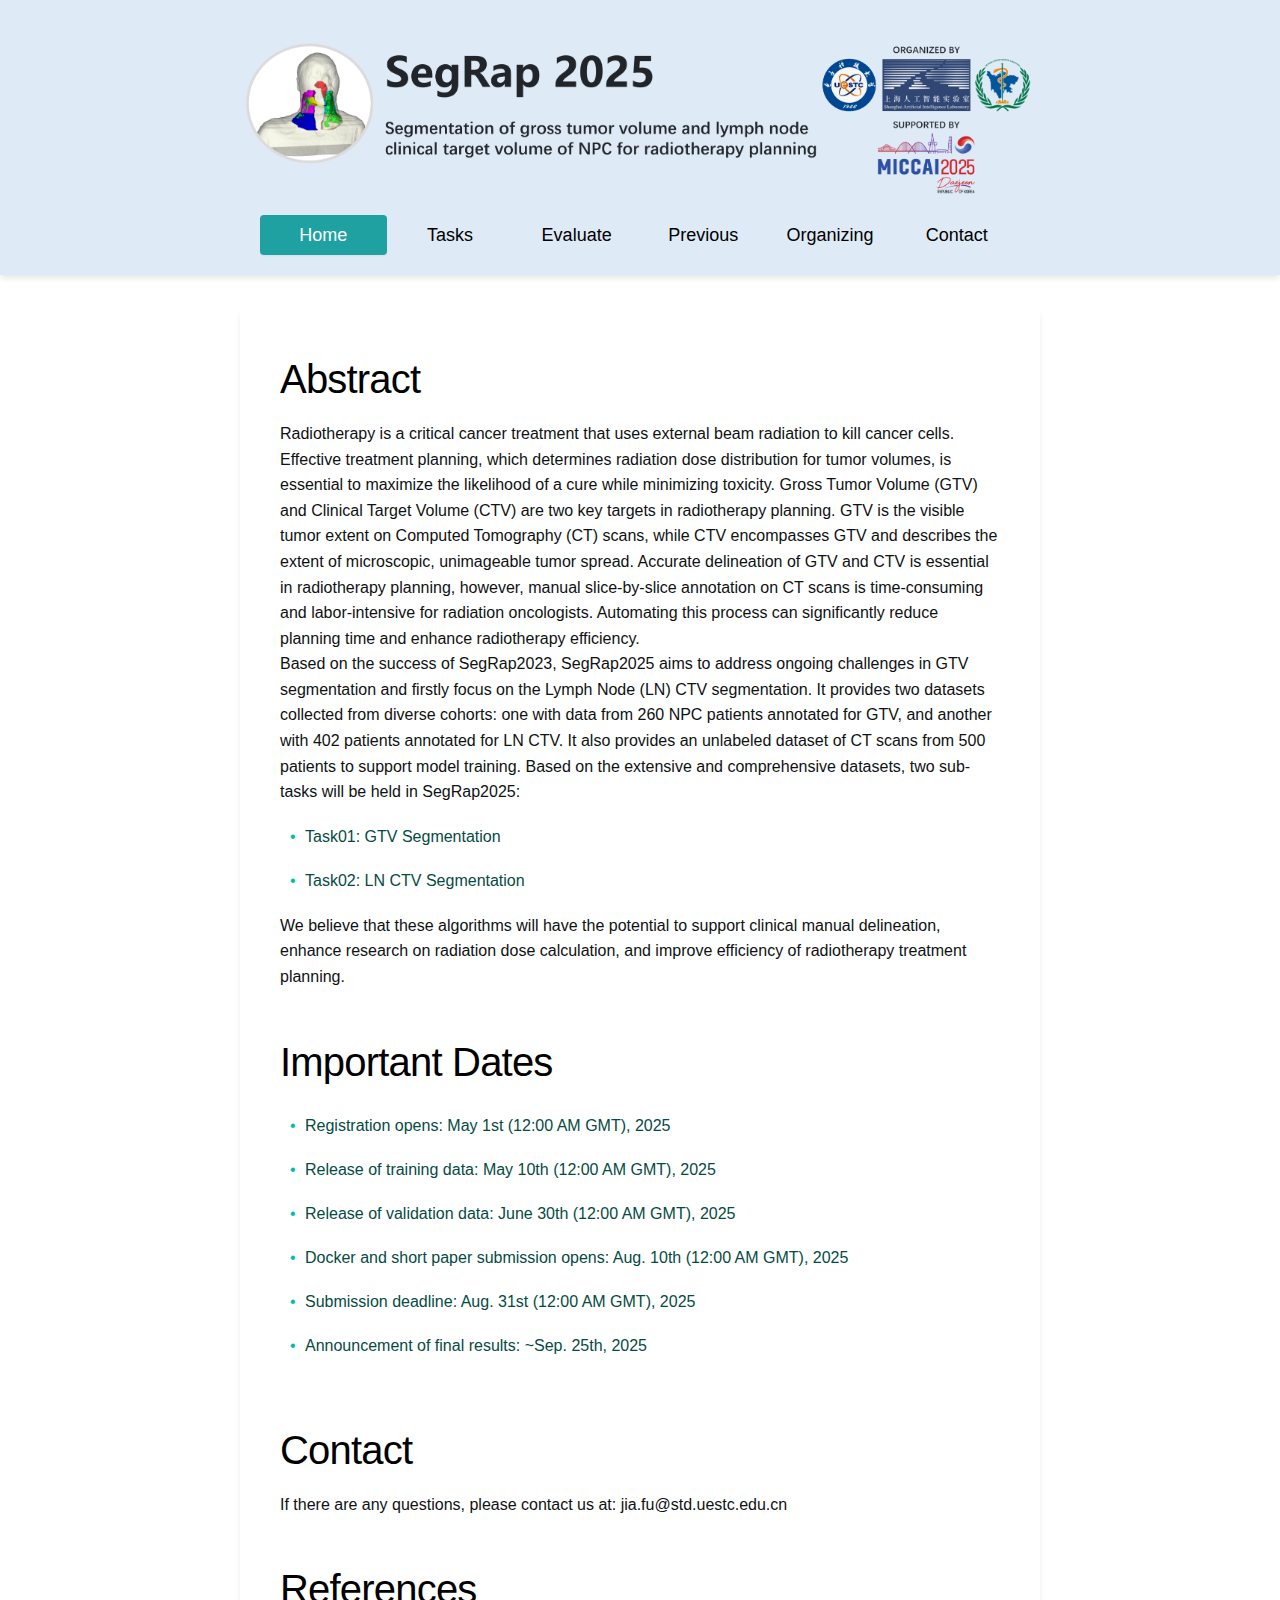
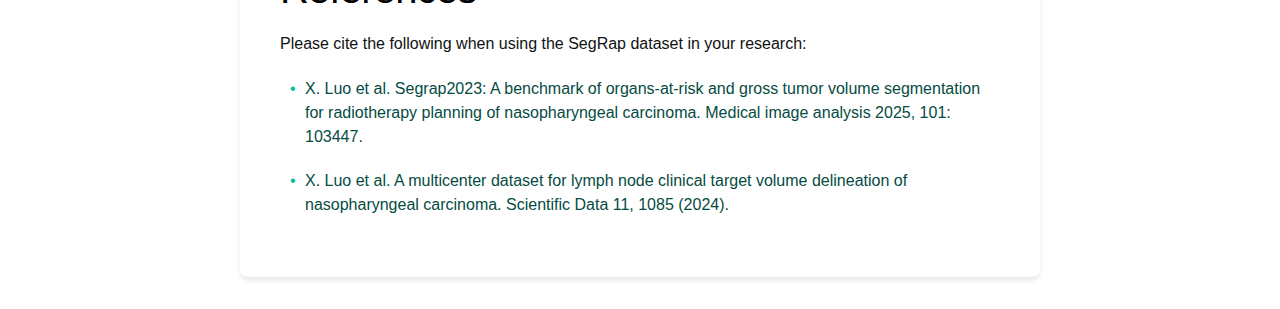
<file: index.html>
<!DOCTYPE html>
<html lang="en">

<head>
    <meta charset="UTF-8">
    <meta name="viewport" content="width=device-width, initial-scale=1.0">
    <title>SegRap2025 Challenge</title>
    <link rel="stylesheet" href="shared.css">
    <style>
        /* 页面特定样式 */
        .main-content {
            display: grid;
            grid-template-columns: 1.25fr 1fr 1fr;
            gap: 40px;
            justify-content: start;
        }

        /* News section */
        .news-section {
            grid-column: 1 / -1;
        }

        .news-list {
            color: #0f1212;
            list-style: none;
            padding: 0;
            margin: 0;
        }

        .news-list li {
            position: relative;
            padding-left: 25px;
            margin-top: 20px;
            margin-bottom: 20px;
            line-height: 1.5;
            color: #064b43;
            font-weight: 500;
        }

        .news-list li::before {
            content: "•";
            position: absolute;
            left: 10px;
            color: #00bfa5;
            font-weight: 300;
        }

        .news-list a {
            color: #064b43;
            text-decoration: none;
            font-weight: 500;
            transition: color 0.2s ease;
        }

        .news-list a:hover {
            color: #00897b;
        }

        /* Column styles */
        .column {
            font-size: 0.85em;
            width: 100%;
            background: white;
            border-radius: 8px;
            padding: 24px;
            transition: transform 0.2s ease, box-shadow 0.2s ease;
        }

        .column:hover {
            transform: translateY(-2px);
            box-shadow: var(--shadow-md);
        }

        .column h2 {
            font-size: 1.8em;
            color: var(--text-primary);
            margin-bottom: 15px;
            font-weight: 500;
            letter-spacing: -0.02em;
        }

        /* Features list */
        .features-list {
            list-style: none;
            margin-top: 15px;
            display: block;
        }

        .features-list li {
            padding: 8px 0;
            border-bottom: 1px solid #f0f0f0;
            display: flex;
            align-items: center;
            gap: 10px;
            font-size: 0.95em;
            font-weight: 300;
        }

        .features-list li:last-child {
            border-bottom: none;
        }

        .checkmark {
            color: #7FBFB0;
        }

        /* Collaborators list */
        .collaborators-list {
            list-style: none;
            padding: 0;
            display: block;
        }

        .collaborators-list li {
            padding: 6px 0;
            transition: all 0.2s ease;
            line-height: 1.3;
            font-size: 0.95em;
            font-weight: 300;
        }

        .collaborators-list li:hover {
            color: var(--text-primary);
            transform: translateX(4px);
        }


        @media (max-width: 768px) {
            .main-content {
                grid-template-columns: 1fr;
            }
        }
    </style>
</head>

<body>
    <div class="site-header">
        <div class="header-image" style="text-align: center;">
            <img src="logo_web.png" alt="SegRap Logo" style="width: 800px; height: auto;">
        </div>
        <div class="header-container">
            <div class="content-section">
                <nav class="nav-links">
                    <a href="index.html" class="active">Home</a>
                    <a href="tasks.html">Tasks</a>
                    <a href="evaluate.html">Evaluate</a>
                    <a href="previous.html">Previous</a>
                    <a href="organizing.html">Organizing</a>
                    <a href="contact.html">Contact</a>
                </nav>
            </div>
        </div>
    </div>

    <main class="main-content">
        <!-- News section -->
        <section class="news-section">
            <!-- <img src="logo_h.png" alt="SegRap Image" style="max-width: 100%; height: auto; margin-bottom: 20px;"> -->
            <h1 class="section-title">Abstract</h1>
            <ul class="news-list">
                Radiotherapy is a critical cancer treatment that uses external beam radiation to kill cancer cells.
                Effective treatment planning, which determines radiation dose distribution for tumor volumes, is
                essential to maximize
                the likelihood of a cure while minimizing toxicity. Gross Tumor Volume (GTV) and Clinical Target
                Volume (CTV) are two
                key targets in radiotherapy planning. GTV is the visible tumor extent on Computed Tomography (CT)
                scans, while CTV
                encompasses GTV and describes the extent of microscopic, unimageable tumor spread. Accurate
                delineation of GTV and CTV
                is essential in radiotherapy planning, however, manual slice-by-slice annotation on CT scans is
                time-consuming and
                labor-intensive for radiation oncologists. Automating this process can significantly reduce planning
                time and enhance
                radiotherapy efficiency. <br>
                Based on the success of SegRap2023, SegRap2025 aims to address ongoing challenges in GTV
                segmentation and firstly focus
                on the Lymph Node (LN) CTV segmentation. It provides two datasets collected from diverse cohorts:
                one with data from 260
                NPC patients annotated for GTV, and another with 402 patients annotated for LN CTV. It also provides
                an unlabeled
                dataset of CT scans from 500 patients to support model training. Based on the extensive and
                comprehensive datasets, two
                sub-tasks will be held in SegRap2025:

                <li>Task01: GTV Segmentation</li>
                <li>Task02: LN CTV Segmentation</li>

                We believe that these algorithms will have the potential to support clinical manual delineation, enhance
                research on
                radiation dose calculation, and improve efficiency of radiotherapy treatment planning.

            </ul>
        </section>
        <!-- Dates section -->
        <section class="news-section">
            <h1 class="section-title">Important Dates</h1>
            <ul class="news-list">
                <li>Registration opens: May 1st (12:00 AM GMT), 2025</li>
                <li>Release of training data: May 10th (12:00 AM GMT), 2025</li>
                <li>Release of validation data: June 30th (12:00 AM GMT), 2025</li>
                <li>Docker and short paper submission opens: Aug. 10th (12:00 AM GMT), 2025</li>
                <li>Submission deadline: Aug. 31st (12:00 AM GMT), 2025</li>
                <li>Announcement of final results: ~Sep. 25th, 2025</li>
            </ul>
        </section>
        <!-- Contact section -->
        <section class="news-section">
            <h1 class="section-title">Contact</h1>
            <ul class="news-list">
                If there are any questions, please contact us at: jia.fu@std.uestc.edu.cn
            </ul>
        </section>
        <!-- Reference section -->
        <section class="news-section">
            <h1 class="section-title">References</h1>
            <ul class="news-list">
                Please cite the following when using the SegRap dataset in your research:
                <li><a href="https://doi.org/10.1016/j.media.2024.103447">X. Luo et al. Segrap2023: A benchmark of
                        organs-at-risk and gross tumor volume segmentation for radiotherapy planning
                        of nasopharyngeal carcinoma. Medical image analysis 2025, 101: 103447.</a></li>
                <li><a href="https://doi.org/10.1038/s41597-024-03890-0">X. Luo et al. A multicenter dataset for lymph
                        node clinical target volume delineation of
                        nasopharyngeal carcinoma.
                        Scientific Data 11, 1085 (2024).</a></li>

            </ul>
        </section>
    </main>
</body>

</html>
</file>
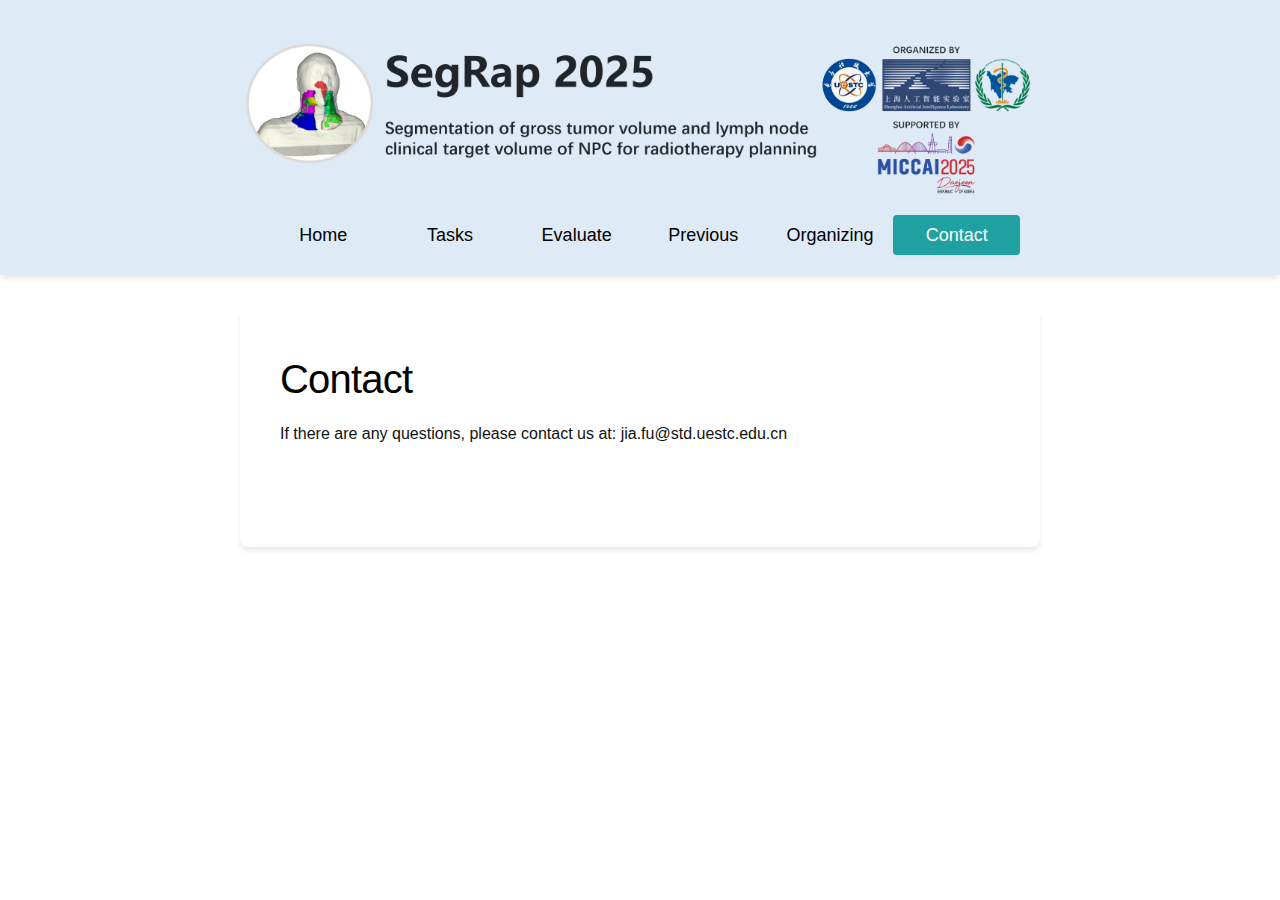
<file: contact.html>
<!DOCTYPE html>
<html lang="en">

<head>
    <meta charset="UTF-8">
    <meta name="viewport" content="width=device-width, initial-scale=1.0">
    <title>SegRap2025 Challenge</title>
    <link rel="stylesheet" href="shared.css">
    <style>
        .people-section {
            margin-bottom: 60px;
        }

        .section-intro {
            text-align: left;
            margin: 0 0 40px;
            color: var(--text-secondary);
        }

        .people-grid {
            display: grid;
            grid-template-columns: repeat(auto-fill, minmax(280px, 1fr));
            gap: 30px;
            margin-top: 40px;
        }

        .person-card {
            background: white;
            border-radius: 12px;
            overflow: hidden;
            box-shadow: var(--shadow-sm);
            transition: all 0.3s ease;
            text-align: center;
            padding: 20px;
        }

        .person-card:hover {
            transform: translateY(-5px);
            box-shadow: 0 12px 24px rgba(0, 0, 0, 0.1);
        }

        .person-image {
            width: 120px;
            height: 120px;
            border-radius: 50%;
            object-fit: cover;
            margin: 20px auto 0;
            border: 3px solid var(--primary-color);
        }

        .person-info {
            padding: 20px;
        }

        .person-name {
            color: var(--text-primary);
            font-size: 1.3em;
            font-weight: 600;
            margin-bottom: 8px;
        }

        .person-role {
            color: var(--primary-color);
            font-size: 0.9em;
            font-weight: 500;
            margin-bottom: 12px;
            text-transform: uppercase;
            letter-spacing: 0.5px;
        }

        .person-affiliation {
            color: var(--text-secondary);
            font-size: 0.95em;
            line-height: 1.4;
            margin-bottom: 15px;
        }

        .social-links {
            display: flex;
            gap: 12px;
            margin-top: 15px;
        }

        .social-link {
            width: 32px;
            height: 32px;
            border-radius: 50%;
            background: #f5f5f5;
            display: flex;
            align-items: center;
            justify-content: center;
            color: var(--text-secondary);
            transition: all 0.2s ease;
        }

        .social-link:hover {
            background: var(--primary-color);
            color: white;
        }

        .team-category {
            margin-top: 60px;
        }

        .category-title {
            font-size: 1.5em;
            color: var(--text-primary);
            margin-bottom: 30px;
            text-align: left;
        }

        .category-title::after {
            content: '';
            display: block;
            width: 60px;
            height: 3px;
            background: var(--primary-color);
            margin: 15px 0 0;
            margin-left: 0;
        }
    </style>
</head>

<body>
    <div class="site-header">
        <div class="header-image" style="text-align: center;">
            <img src="logo_web.png" alt="SegRap Logo" style="width: 800px; height: auto;">
        </div>
        <div class="header-container">
            <div class="content-section">
                <nav class="nav-links">
                    <a href="index.html">Home</a>
                    <a href="tasks.html">Tasks</a>
                    <a href="evaluate.html">Evaluate</a>
                    <a href="previous.html">Previous</a>
                    <a href="organizing.html">Organizing</a>
                    <a href="contact.html" class="active">Contact</a>
                </nav>
            </div>
        </div>
    </div>

    <main class="main-content">
        <section class="people-section">
            <h1 class="section-title">Contact</h1>
            <div class="section-intro">
                <p> If there are any questions, please contact us at: jia.fu@std.uestc.edu.cn
                </p>
            </div>

        </section>
    </main>
</body>

</html>
</file>
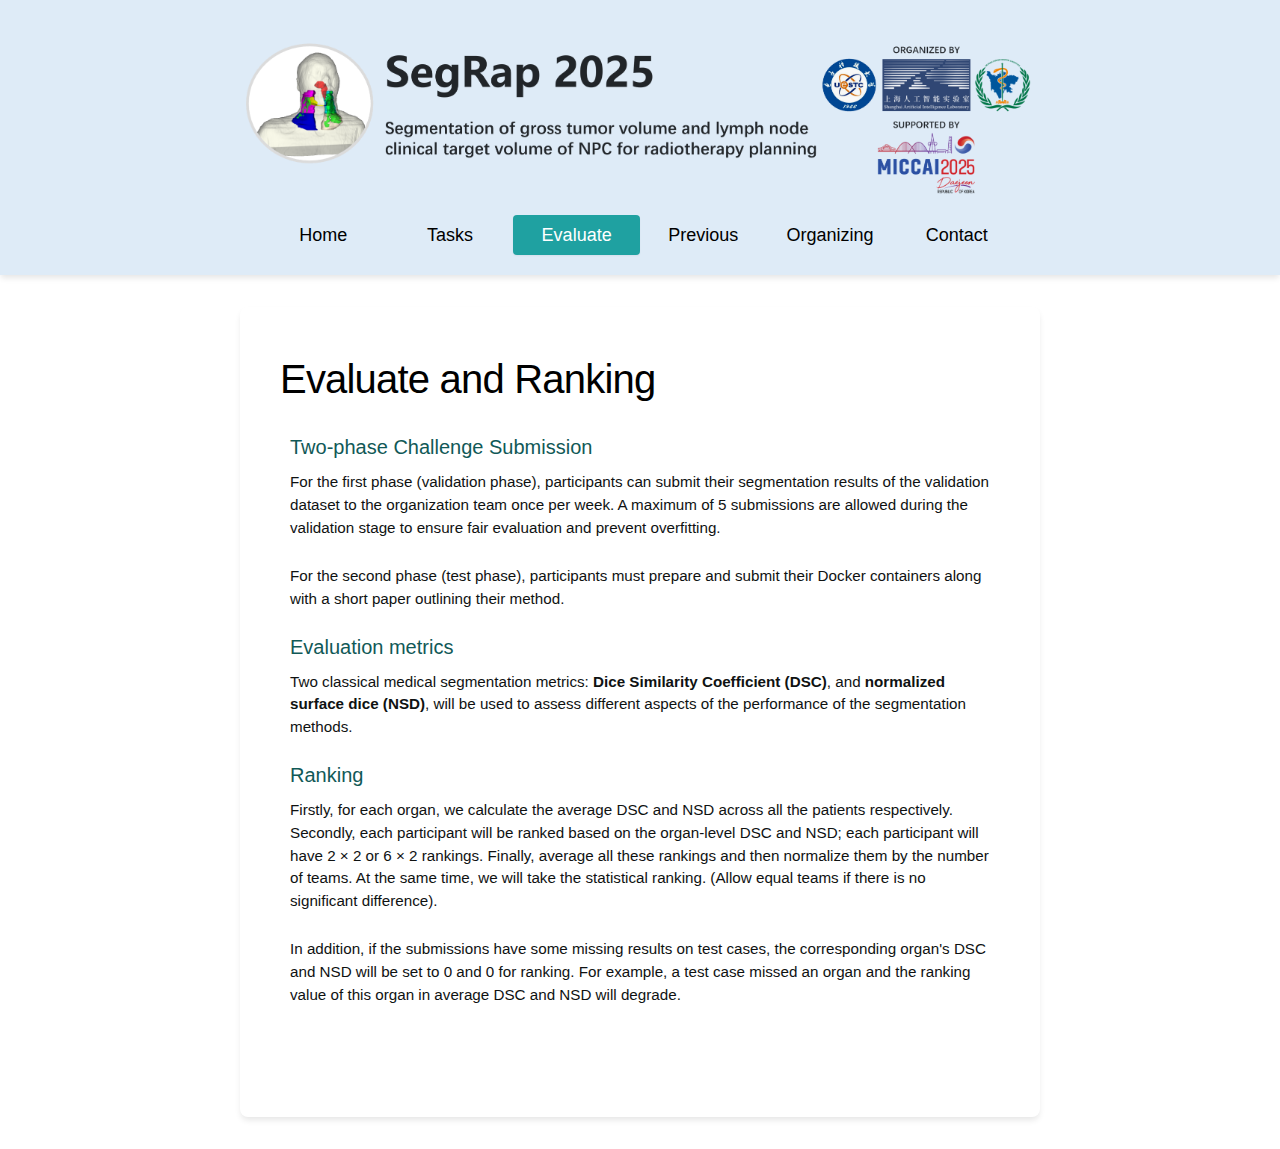
<file: evaluate.html>
<!DOCTYPE html>
<html lang="en">

<head>
    <meta charset="UTF-8">
    <meta name="viewport" content="width=device-width, initial-scale=1.0">
    <title>SegRap2025 Challenge</title>
    <link rel="stylesheet" href="shared.css">
    <style>
        .evaluate-section {
            margin-bottom: 60px;
        }

        .evaluate-content {
            background: white;
            border-radius: 12px;
            padding: 10px;
            margin-bottom: 0px;
        }

        .leaderboard-table {
            width: 100%;
            border-collapse: collapse;
            margin: 20px 0;
        }

        .leaderboard-table th,
        .leaderboard-table td {
            padding: 12px;
            text-align: left;
            border-bottom: 1px solid #eee;
        }

        .leaderboard-table th {
            font-weight: 500;
            color: var(--text-primary);
            background: #f8f9fa;
        }

        .leaderboard-table td {
            color: var(--text-secondary);
        }

        .rank {
            font-weight: 600;
            color: var(--primary-color);
        }

        .team-name {
            color: var(--text-primary);
            font-weight: 500;
        }

        .metric-value {
            font-family: monospace;
        }

        .evaluation-metrics {
            margin-top: 20px;
        }

        .metric-item {
            margin-bottom: 20px;
        }

        .metric-name {
            font-weight: 500;
            color: var(--text-primary);
            font-size: 20px;
            margin-bottom: 8px;
            margin-top: 0px;
        }

        .metric-description {
            color: var(--text-secondary);
            font-size: 0.95em;
            line-height: 1.5;
            width: 100%;
        }

        .metric-description ul {
            list-style: none;
            padding: 0;
            margin: 0;
            width: 100%;
        }

        .metric-description li {
            margin-bottom: 8px;
        }

        .submit-section {
            margin-top: 30px;
            width: 100%;
        }

        .submit-button {
            display: inline-block;
            padding: 12px 24px;
            background: var(--primary-color);
            color: white;
            border-radius: 4px;
            text-decoration: none;
            transition: background 0.2s ease;
        }

        .submit-button:hover {
            background: var(--primary-dark);
        }
    </style>
</head>

<body>
    <div class="site-header">
        <div class="header-image" style="text-align: center;">
            <img src="logo_web.png" alt="SegRap Logo" style="width: 800px; height: auto;">
        </div>
        <div class="header-container">
            <div class="content-section">
                <nav class="nav-links">
                    <a href="index.html">Home</a>
                    <a href="tasks.html">Tasks</a>
                    <a href="evaluate.html" class="active">Evaluate</a>
                    <a href="previous.html">Previous</a>
                    <a href="organizing.html">Organizing</a>
                    <a href="contact.html">Contact</a>
                </nav>
            </div>
        </div>
    </div>

    <main class="main-content">
        <!-- Leaderboards Section -->
        <section id="leaderboards" class="evaluate-section">
            <h1 class="section-title">Evaluate and Ranking</h1>

            <!-- Segmentation Leaderboard -->
            <div class="evaluate-content">
                <div class="metric-name">Two-phase Challenge Submission</div>
                <p class="metric-description">
                    For the first phase (validation phase), participants can submit their segmentation results of the
                    validation dataset to
                    the organization team once per week. A maximum of 5 submissions are allowed during the validation
                    stage to ensure fair
                    evaluation and prevent overfitting.</p>
                <br>
                <p class="metric-description">
                    For the second phase (test phase), participants must prepare and submit their Docker containers
                    along with a short paper
                    outlining their method.
                </p>
            </div>

            <!-- Evaluation metrics -->
            <div class="evaluate-content">
                <div class="metric-name">Evaluation metrics</div>
                <p class="metric-description">
                    Two classical medical segmentation metrics: <strong>Dice Similarity Coefficient (DSC)</strong>, and
                    <strong>normalized surface dice (NSD)</strong>, will be used to assess different aspects of the
                    performance of the segmentation methods.
                </p>
            </div>

            <!-- Ranking -->
            <div class="evaluate-content">
                <div class="metric-name">Ranking</div>
                <p class="metric-description">
                    Firstly, for each organ, we calculate the average DSC and NSD across all the patients respectively.
                    Secondly, each
                    participant will be ranked based on the organ-level DSC and NSD; each participant will have 2
                    &times; 2 or 6 &times; 2 rankings.
                    Finally, average all these rankings and then normalize them by the number of teams. At the same
                    time, we will take the
                    statistical ranking. (Allow equal teams if there is no significant difference).</p>
                <br>
                <p class="metric-description">
                    In addition, if the submissions have some missing results on test cases, the corresponding organ's
                    DSC and NSD will be
                    set to 0 and 0 for ranking. For example, a test case missed an organ and the ranking value of this
                    organ in average DSC
                    and NSD will degrade.
                </p>
            </div>
        </section>
    </main>
</body>

</html>
</file>
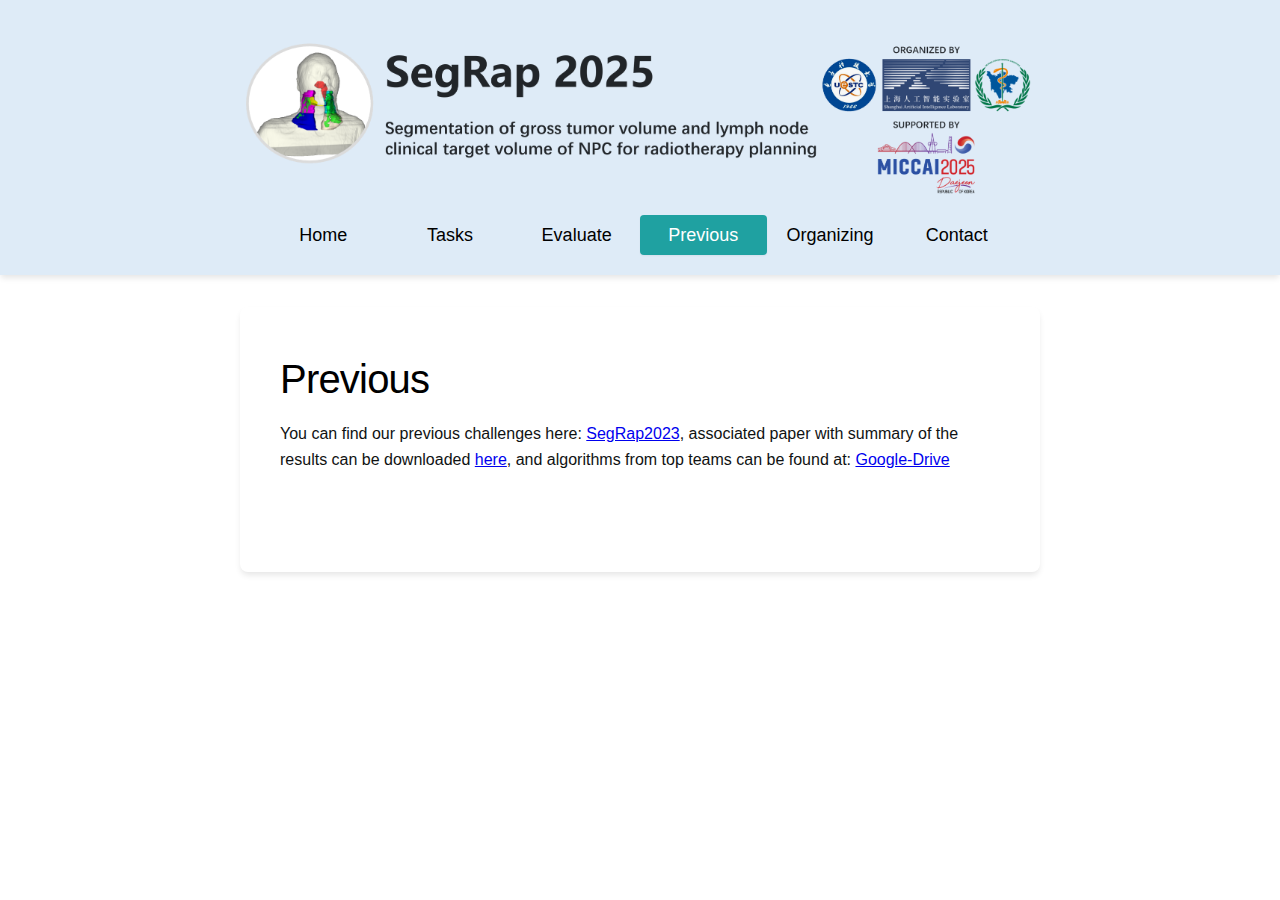
<file: previous.html>
<!DOCTYPE html>
<html lang="en">

<head>
    <meta charset="UTF-8">
    <meta name="viewport" content="width=device-width, initial-scale=1.0">
    <title>SegRap2025 Challenge</title>
    <link rel="stylesheet" href="shared.css">
    <style>
        .people-section {
            margin-bottom: 60px;
        }

        .section-intro {
            text-align: left;
            margin: 0 0 40px;
            color: var(--text-secondary);
        }

        .people-grid {
            display: grid;
            grid-template-columns: repeat(auto-fill, minmax(280px, 1fr));
            gap: 30px;
            margin-top: 40px;
        }

        .person-card {
            background: white;
            border-radius: 12px;
            overflow: hidden;
            box-shadow: var(--shadow-sm);
            transition: all 0.3s ease;
            text-align: center;
            padding: 20px;
        }

        .person-card:hover {
            transform: translateY(-5px);
            box-shadow: 0 12px 24px rgba(0, 0, 0, 0.1);
        }

        .person-image {
            width: 120px;
            height: 120px;
            border-radius: 50%;
            object-fit: cover;
            margin: 20px auto 0;
            border: 3px solid var(--primary-color);
        }

        .person-info {
            padding: 20px;
        }

        .person-name {
            color: var(--text-primary);
            font-size: 1.3em;
            font-weight: 600;
            margin-bottom: 8px;
        }

        .person-role {
            color: var(--primary-color);
            font-size: 0.9em;
            font-weight: 500;
            margin-bottom: 12px;
            text-transform: uppercase;
            letter-spacing: 0.5px;
        }

        .person-affiliation {
            color: var(--text-secondary);
            font-size: 0.95em;
            line-height: 1.4;
            margin-bottom: 15px;
        }

        .social-links {
            display: flex;
            gap: 12px;
            margin-top: 15px;
        }

        .social-link {
            width: 32px;
            height: 32px;
            border-radius: 50%;
            background: #f5f5f5;
            display: flex;
            align-items: center;
            justify-content: center;
            color: var(--text-secondary);
            transition: all 0.2s ease;
        }

        .social-link:hover {
            background: var(--primary-color);
            color: white;
        }

        .team-category {
            margin-top: 60px;
        }

        .category-title {
            font-size: 1.5em;
            color: var(--text-primary);
            margin-bottom: 30px;
            text-align: left;
        }

        .category-title::after {
            content: '';
            display: block;
            width: 60px;
            height: 3px;
            background: var(--primary-color);
            margin: 15px 0 0;
            margin-left: 0;
        }
    </style>
</head>

<body>
    <div class="site-header">
        <div class="header-image" style="text-align: center;">
            <img src="logo_web.png" alt="SegRap Logo" style="width: 800px; height: auto;">
        </div>
        <div class="header-container">
            <div class="content-section">
                <nav class="nav-links">
                    <a href="index.html">Home</a>
                    <a href="tasks.html">Tasks</a>
                    <a href="evaluate.html">Evaluate</a>
                    <a href="previous.html" class="active">Previous</a>
                    <a href="organizing.html">Organizing</a>
                    <a href="contact.html">Contact</a>
                </nav>
            </div>
        </div>
    </div>

    <main class="main-content">
        <section class="people-section">
            <h1 class="section-title">Previous</h1>
            <div class="section-intro">
                <p> You can find our previous challenges here:
                    <a href="https://segrap2023.grand-challenge.org/">SegRap2023</a>, associated paper with summary of
                    the results can be downloaded <a href="https://doi.org/10.1016/j.media.2024.103447">here</a>, and
                    algorithms from top
                    teams can be found at: <a
                        href="https://drive.google.com/file/d/1uI7idYOF87G6Bjx1tes_VSteXpbrT3kD/view">Google-Drive</a>
                </p>
            </div>

        </section>
    </main>
</body>

</html>
</file>
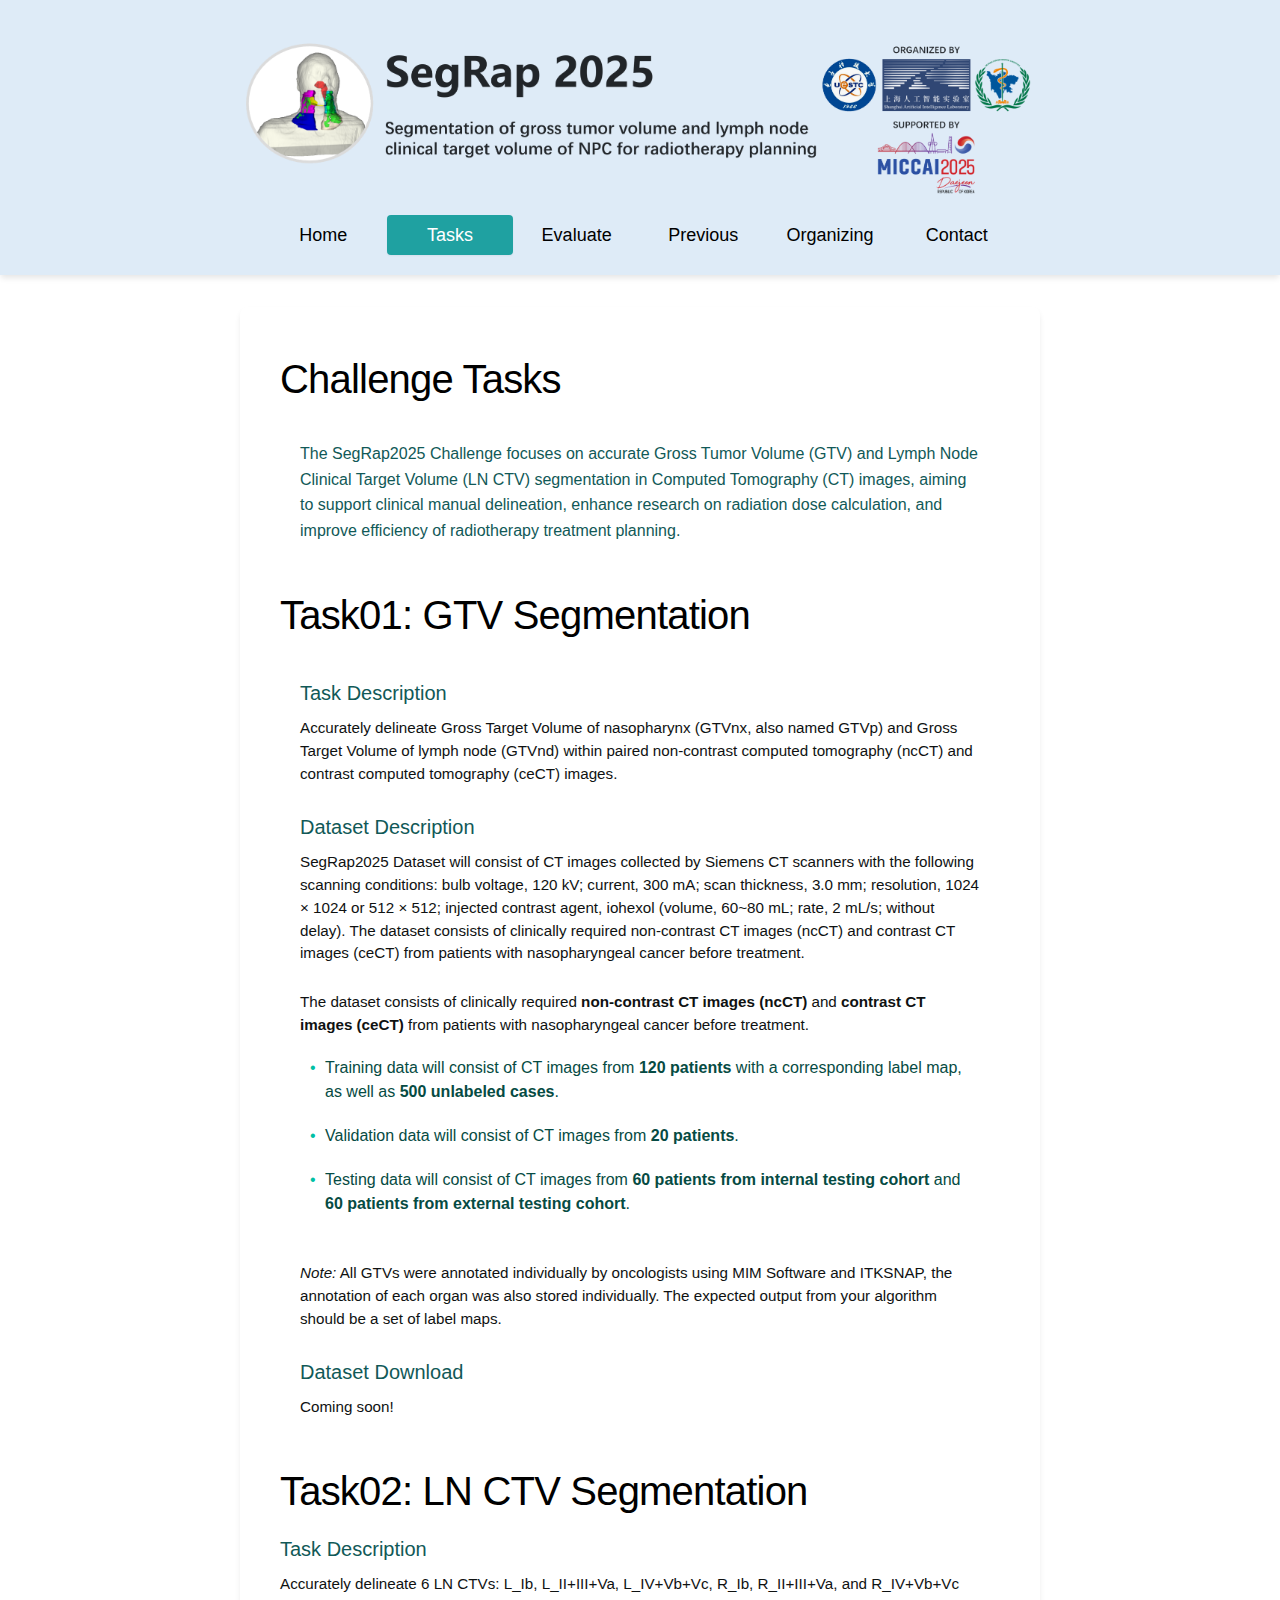
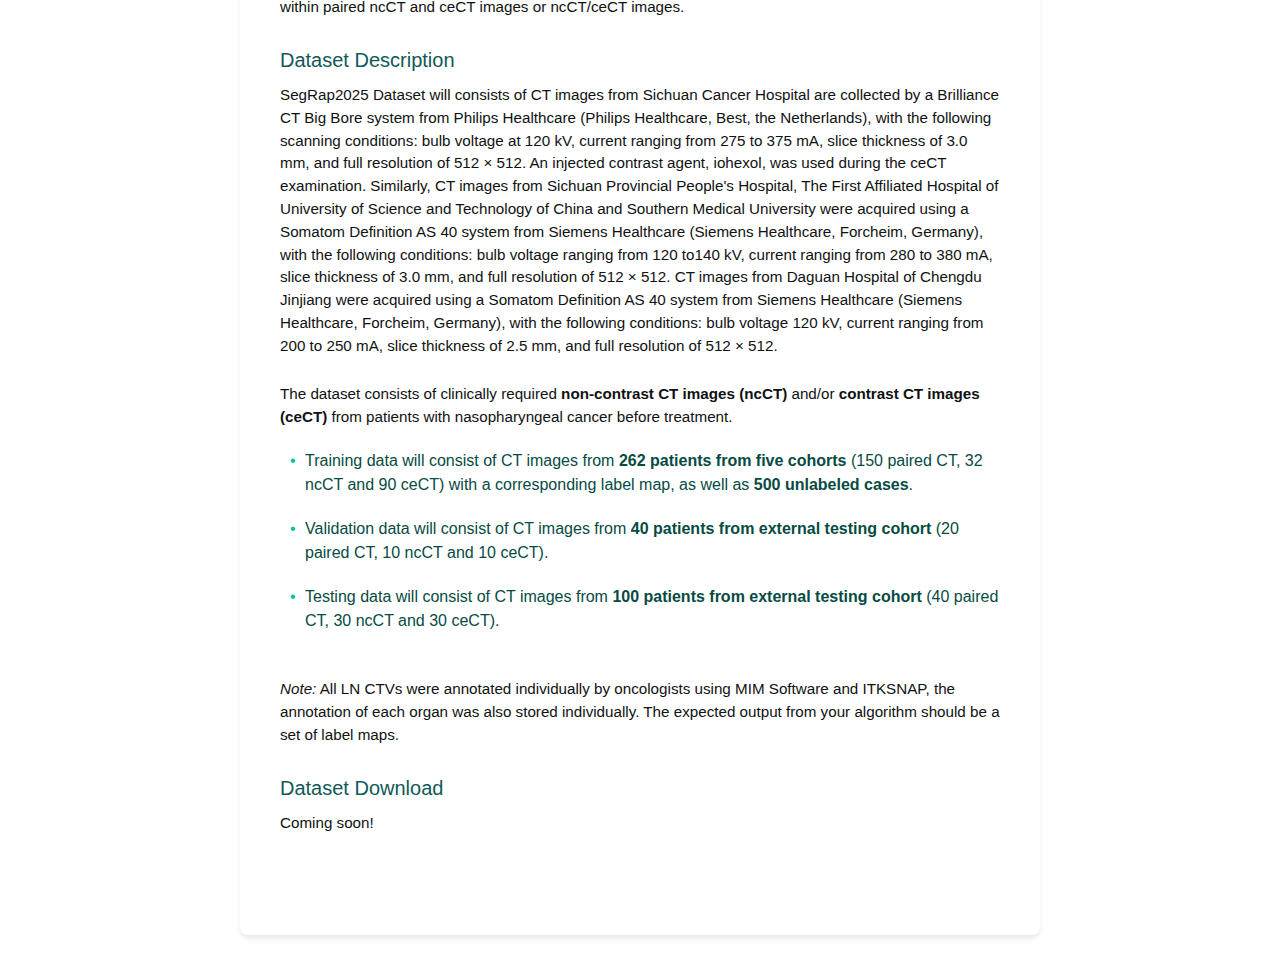
<file: tasks.html>
<!DOCTYPE html>
<html lang="en">

<head>
    <meta charset="UTF-8">
    <meta name="viewport" content="width=device-width, initial-scale=1.0">
    <title>SegRap2025 Challenge</title>
    <link rel="stylesheet" href="shared.css">
    <style>
        .task-section {
            margin-bottom: 60px;
        }

        .task-content {
            background: white;
            border-radius: 12px;
            padding: 20px;
            margin-bottom: 20px;
        }

        .task-content li {
            color: #064b43;
            margin-bottom: 0.3em;
            line-height: 1.5;
        }

        .task-overview {
            margin-bottom: 40px;
            line-height: 1.6;
        }

        .evaluation-metrics {
            margin-top: 20px;
        }

        .metric-item {
            margin-bottom: 20px;
        }

        .metric-name {
            font-weight: 500;
            color: var(--text-primary);
            font-size: 20px;
            margin-bottom: 8px;
            margin-top: 0px;
        }

        .metric-description {
            color: var(--text-secondary);
            font-size: 0.95em;
            line-height: 1.5;
        }

        .news-list {
            list-style: none;
            padding: 0;
            margin: 0;
        }

        .news-list li {
            position: relative;
            padding-left: 25px;
            margin-top: 20px;
            margin-bottom: 20px;
            line-height: 1.5;
            color: #064b43;
            font-weight: 500;
        }

        .news-list li::before {
            content: "•";
            position: absolute;
            left: 10px;
            color: #00bfa5;
        }

        .news-list a {
            color: #00bfa5;
            text-decoration: none;
            font-weight: 500;
            transition: color 0.2s ease;
        }

        .news-list a:hover {
            color: #00897b;
        }
    </style>
</head>

<body>
    <div class="site-header">
        <div class="header-image" style="text-align: center;">
            <img src="logo_web.png" alt="SegRap Logo" style="width: 800px; height: auto;">
        </div>
        <div class="header-container">
            <div class="content-section">
                <nav class="nav-links">
                    <a href="index.html">Home</a>
                    <a href="tasks.html" class="active">Tasks</a>
                    <a href="evaluate.html">Evaluate</a>
                    <a href="previous.html">Previous</a>
                    <a href="organizing.html">Organizing</a>
                    <a href="contact.html">Contact</a>
                </nav>
            </div>
        </div>
    </div>

    <main class="main-content">
        <!-- Overview Section -->
        <section id="overview" class="task-section">
            <h1 class="section-title">Challenge Tasks</h1>
            <div class="task-content">
                <p>The SegRap2025 Challenge focuses on accurate Gross Tumor Volume (GTV) and Lymph Node Clinical Target
                    Volume (LN CTV) segmentation in Computed Tomography (CT) images, aiming to support clinical manual
                    delineation, enhance research on radiation dose calculation, and improve efficiency of
                    radiotherapy treatment planning.
                </p>
            </div>

            <!-- Task01 -->
            <h2 class="section-title">Task01: GTV Segmentation</h2>
            <div class="task-content">
                <div class="metric-name">Task Description</div>
                <p class="metric-description">
                    Accurately delineate Gross Target Volume of nasopharynx (GTVnx, also named GTVp) and Gross
                    Target Volume of lymph node (GTVnd) within paired non-contrast computed tomography
                    (ncCT) and contrast computed tomography (ceCT) images.
                </p>
                <br>
                <div class="metric-name">Dataset Description</div>
                <p class="metric-description">
                    SegRap2025 Dataset will consist of CT images collected by Siemens CT scanners with the following
                    scanning conditions:
                    bulb voltage, 120 kV; current, 300 mA; scan thickness, 3.0 mm; resolution, 1024 &times; 1024 or 512
                    &times; 512; injected contrast
                    agent, iohexol (volume, 60~80 mL; rate, 2 mL/s; without delay). The dataset consists of clinically
                    required non-contrast
                    CT images (ncCT) and contrast CT images (ceCT) from patients with nasopharyngeal cancer before
                    treatment.
                </p>
                <br>
                <p class="metric-description">
                    The dataset consists of clinically required <strong>non-contrast CT images (ncCT)</strong> and
                    <strong>contrast CT images (ceCT)</strong> from patients with nasopharyngeal cancer before
                    treatment.
                </p>
                <ul class="news-list">
                    <li>Training data will consist of CT images from <strong>120 patients</strong> with a
                        corresponding
                        label map, as well as <strong>500 unlabeled cases</strong>.</li>
                    <li>Validation data will consist of CT images from <strong>20 patients</strong>.</li>
                    <li>Testing data will consist of CT images from <strong>60 patients from internal testing
                            cohort</strong> and
                        <strong>60 patients from external testing cohort</strong>.
                    </li>
                </ul>
                <br>
                <p class="metric-description">
                    <em>Note:</em> All GTVs were annotated individually by oncologists using MIM Software and ITKSNAP,
                    the
                    annotation of each organ
                    was also stored individually. The expected output from your algorithm should be a set of label
                    maps.
                </p>
                <br>
                <div class="metric-name">Dataset Download</div>
                <p class="metric-description">
                    Coming soon!
                    <!-- The training set with labels and the validation set without labels can be downloaded without any
                            additional requirements,
                            <a href="https://drive.google.com/drive/folders/115mzmNlZRIewnSR2QFDwW_-RkNM0LC9D">Google-Drive</a>,
                            <a href="https://pan.baidu.com/share/init?surl=KYH4j5CQO_qx7wg7GkkR7Q&pwd=2023">BaiduYun</a>, the
                            unzipped
                            password is <em>segrap2023@uestc</em>. -->

                </p>
            </div>

            <!-- Task02 -->
            <h2 class="section-title">Task02: LN CTV Segmentation</h2>
            <div class="metric-name">Task Description</div>
            <!-- <h3 class="task-description">Task Description</h3> -->
            <p class="metric-description">
                Accurately delineate 6 LN CTVs: L_Ib, L_II+III+Va, L_IV+Vb+Vc, R_Ib, R_II+III+Va, and R_IV+Vb+Vc
                within paired ncCT and ceCT images or ncCT/ceCT images.
            </p>
            <br>
            <div class="metric-name">Dataset Description</div>
            <!-- <h3 class="data-description">Dataset Description</h3> -->
            <p class="metric-description">
                SegRap2025 Dataset will consists of CT images from Sichuan Cancer Hospital are collected by a
                Brilliance CT Big Bore
                system from Philips Healthcare (Philips Healthcare, Best, the Netherlands), with the following
                scanning conditions: bulb
                voltage at 120 kV, current ranging from 275 to 375 mA, slice thickness of 3.0 mm, and full
                resolution of 512 &times; 512. An
                injected contrast agent, iohexol, was used during the ceCT examination. Similarly, CT images from
                Sichuan Provincial
                People's Hospital, The First Affiliated Hospital of University of Science and Technology of China
                and Southern Medical
                University were acquired using a Somatom Definition AS 40 system from Siemens Healthcare (Siemens
                Healthcare, Forcheim,
                Germany), with the following conditions: bulb voltage ranging from 120 to140 kV, current ranging
                from 280 to 380 mA,
                slice thickness of 3.0 mm, and full resolution of 512 &times; 512. CT images from Daguan Hospital of
                Chengdu Jinjiang were
                acquired using a Somatom Definition AS 40 system from Siemens Healthcare (Siemens Healthcare,
                Forcheim, Germany), with
                the following conditions: bulb voltage 120 kV, current ranging from 200 to 250 mA, slice thickness
                of 2.5 mm, and full
                resolution of 512 &times; 512.
            </p>
            <br>
            <p class="metric-description">
                The dataset consists of clinically required <strong>non-contrast CT images (ncCT)</strong> and/or
                <strong>contrast CT images (ceCT)</strong> from patients with nasopharyngeal cancer before
                treatment.
            </p>
            <ul class="news-list">

                <li>Training data will consist of CT images from <strong>262 patients from five cohorts</strong>
                    (150 paired CT, 32 ncCT and 90 ceCT) with
                    a corresponding label map, as well as <strong>500 unlabeled cases</strong>.</li>
                <li>Validation data will consist of CT images from <strong>40 patients from external testing
                        cohort</strong> (20 paired CT, 10 ncCT and 10
                    ceCT).</li>
                <li>Testing data will consist of CT images from <strong>100 patients from external testing
                        cohort</strong> (40 paired CT, 30 ncCT and 30
                    ceCT).</li>
            </ul>
            <br>
            <p class="metric-description">
                <em>Note:</em> All LN CTVs were annotated individually by oncologists using MIM Software and
                ITKSNAP, the annotation of each organ was
                also stored individually. The expected output from your algorithm should be a set of label maps.
            </p>
            <br>
            <div class="metric-name">Dataset Download</div>
            <!-- <h3 class="data-description">Dataset Download</h3> -->
            <p class="metric-description">
                Coming soon!
                <!-- The training set with labels can be downloaded without any additional requirements at:
                                <a
                                    href="https://figshare.com/articles/dataset/LNCTVSeg-DataSet_zip/26793622?file=48684664">LNCTVSeg</a>,
                                the unzipped password is <em>lnctvseg@uestc</em>. -->

            </p>
        </section>


    </main>
</body>

</html>
</file>
<file: shared.css>
/* 全局重置 */
* {
    margin: 0;
    padding: 0;
    box-sizing: border-box;
}

/* 全局变量 */
:root {
    --primary-gradient: linear-gradient(to right, #9c27b0 0%, #6a1b9a 100%);
    --hover-gradient: linear-gradient(to right, #6a1b9a 0%, #4a148c 100%);
    --text-primary: #115957;
    --text-secondary: #0f1212;
    --link-color: #9c27b0;
    --background-light: #ffffff;
    --shadow-sm: 0 1px 2px rgba(0, 0, 0, 0.05);
    --shadow-md: 0 4px 6px -1px rgba(0, 0, 0, 0.1);
}

/* 全局样式 */
body {
    font-family: "Söhne", -apple-system, BlinkMacSystemFont, "Helvetica Neue", sans-serif;
    line-height: 1.6;
    color: var(--text-primary);
    background-color: var(--background-light);
}

/* Header 样式 */
.site-header {
    background: #DEEBF7;
    padding: 35px 0 10px 0;
    box-shadow: var(--shadow-md);
}

.header-container {
    max-width: 800px;
    margin: 0 auto;
    padding: 0 20px;
    display: flex;
    gap: 40px;
    align-items: flex-end;
}

/* Logo 样式 */
.logo-section {
    display: flex;
    justify-content: flex-start;
    align-items: center;
    padding-left: 20px;
}

.logo {
    max-height: 75px;
    width: auto;
}

/* 右侧内容区域 */
.content-section {
    flex: 1;
    display: flex;
    justify-content: center;
    align-items: center;
    /* max-width: 500px;
    min-width: auto; */
    max-width: 100%;
    min-width: auto;
    padding: 10px 0;
}

/* 导航栏 */
.nav-links {
    display: flex;
    gap: 0px;
    justify-content: flex-end;
    width: 100%;
    flex-wrap: nowrap;
    align-items: center;
}

/* 基础导航链接样式 */
.nav-links>a,
.nav-item {
    width: 100px;
    /* 统一宽度 */
    height: 40px;
    display: inline-flex;
    align-items: center;
    justify-content: center;
}

.nav-links>a,
.nav-item>a {
    /* color: rgba(255, 255, 255, 0.9); */
    color: #000000;
    text-decoration: none;
    padding: 8px 16px;
    font-size: 18px;
    font-weight: 500;
    white-space: nowrap;
    text-align: center;
    line-height: 24px;
    width: 100%;
    /* 填充父容器宽度 */
    height: 100%;
    /* 填充父容器高度 */
    display: inline-flex;
    align-items: center;
    justify-content: center;
}

/* 激活状态统一样式 */
.nav-links>a.active,
.nav-item>a.active {
    background: #1FA1A1;
    color: #ffffff;
    box-shadow: var(--shadow-sm);
    border-radius: 4px;
}

/* 悬停状态统一样式 */
.nav-links>a:hover:not(.active),
.nav-item>a:hover:not(.active) {
    background: rgba(156, 39, 176, 0.15);
    color: white;
}

/* 导航项容器 */
.nav-item {
    position: relative;
}

/* 下拉菜单 */
.dropdown-content {
    display: none;
    position: absolute;
    top: 40px;
    left: 0;
    background-color: #fff;
    min-width: 200px;
    box-shadow: 0 2px 10px rgba(0, 0, 0, 0.1);
    border-radius: 4px;
    z-index: 1000;
}

.dropdown-content a {
    color: #9c27b0 !important;
    padding: 10px 15px;
    display: block;
    text-align: left;
    font-size: 14px;
    min-width: auto;
    border-radius: 0;
    height: auto;
    line-height: 1.4;
}

.dropdown-content a:hover {
    background-color: #f3e5f5;
    color: #6a1b9a !important;
}

.nav-item:hover .dropdown-content {
    display: block;
}

/* 下拉箭头 */
.nav-item>a::after {
    content: "▾";
    margin-left: 5px;
    font-size: 12px;
    opacity: 0.8;
    display: inline-block;
    vertical-align: middle;
}

/* 主要内容区域 */
.main-content {
    background: white;
    border-radius: 8px;
    box-shadow: var(--shadow-md);
    margin: 2rem auto;
    padding: 40px;
    max-width: 800px;
}

/* 标题样式 */
.section-title {
    font-size: 2.5em;
    /* color: var(--text-primary); */
    color: #000000;
    margin-bottom: 10px;
    font-weight: 500;
    letter-spacing: -0.02em;
}

/* 响应式设计 */
@media (max-width: 768px) {
    .main-content {
        padding: 20px;
    }

    .header-container {
        flex-direction: column;
        gap: 20px;
        align-items: center;
    }

    .content-section {
        max-width: 100%;
        width: 100%;
    }

    .nav-links {
        justify-content: center;
    }
}
</file>
